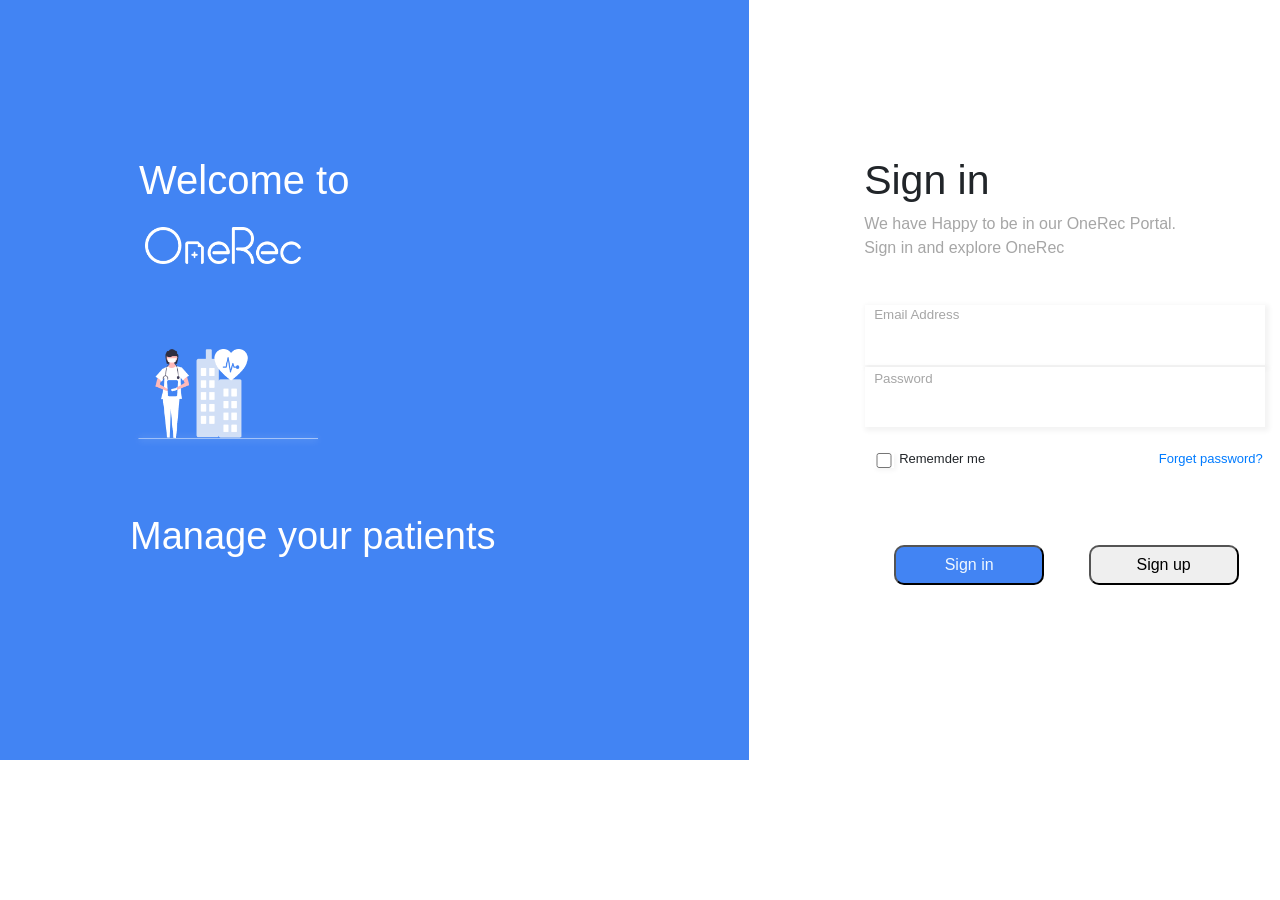
<file: index.html>
<!DOCTYPE html>
<html>
    <head>
                <link rel="stylesheet" href="https://cdn.jsdelivr.net/npm/bootstrap@4.4.1/dist/css/bootstrap.min.css" integrity="sha384-Vkoo8x4CGsO3+Hhxv8T/Q5PaXtkKtu6ug5TOeNV6gBiFeWPGFN9MuhOf23Q9Ifjh" crossorigin="anonymous">
        <link rel="stylesheet" href="index.css">
        <title>Sign in</title>
    </head>
    <body class="whole">
        <div class="row">
            <div class="col-7 a">   
                <h1 class="first">Welcome to</h1>
                <img class="one" src="./images/Group 3597.png"><br>
                <img class="two" src="./images/Group 3599.png" ><br>
                <label class="three">Manage your patients</label>
            </div>
            <div class="col-5 b">
                <div class="hhh"><lable class="third">Sign in</lable><br>
                <lable class="fourth">We have Happy to be in our OneRec Portal.<br>Sign in and explore OneRec</lable><br>
                <label class="fifth">Email Address</label><br>
                <lable class="sixth">Password</lable>
                <div class="container">
                    <input type="email" class="em" id="emaili">
                   <input type="password" class="em" id="passi">
                </div>
                <lable class="me">Rememder me <a href="">Forget password?</a></lable>
                <div class="check">
                     <input type="checkbox" class="seventh">
                </div>
                <div class="but">
                    <button onclick=next() class="b1">Sign in</button>           
                   <a href="signup.html"><button class="b2">Sign up</button></a> 
                </div></div>
              
                 
            </div>
        </div>
    </body>
</html>
</file>
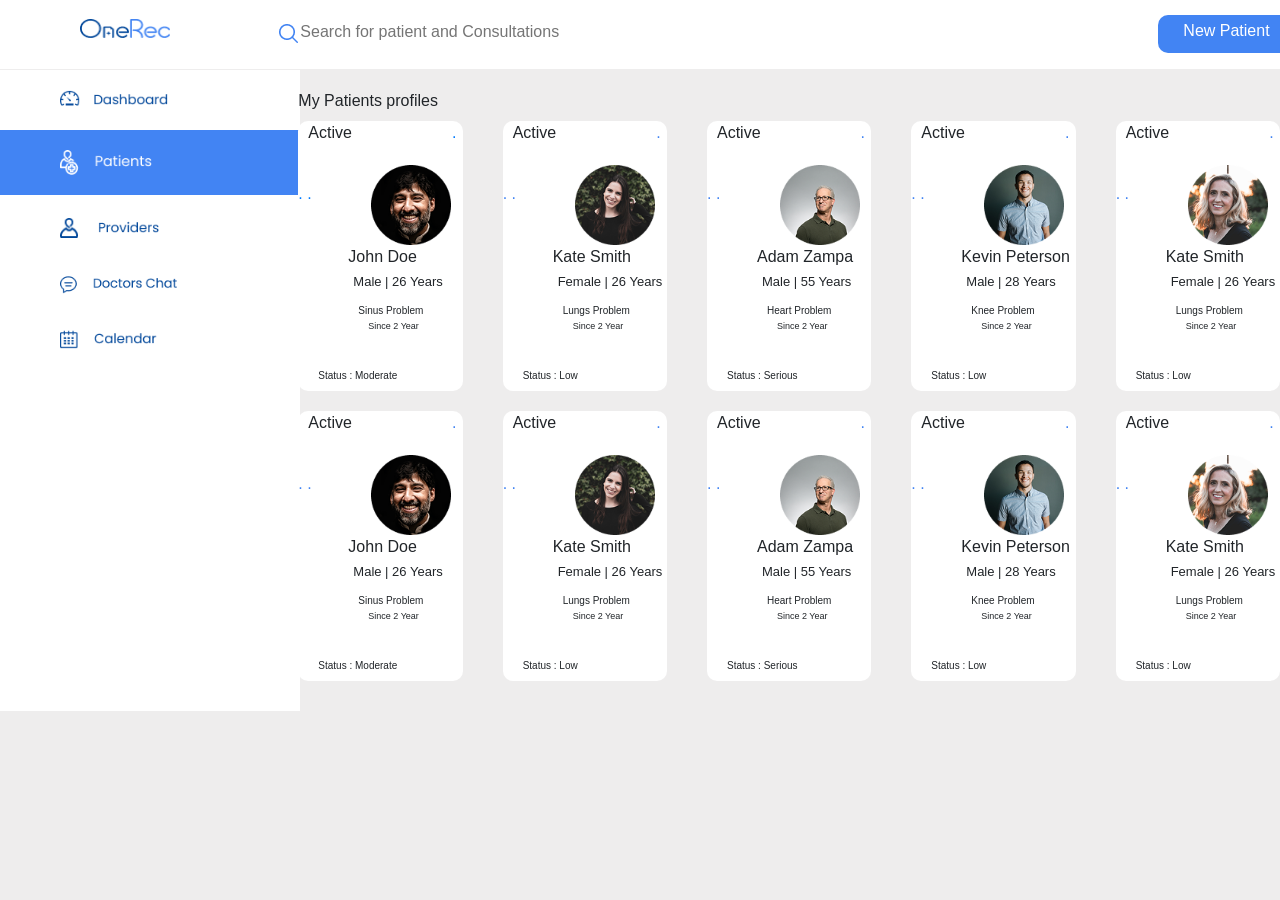
<file: dashboard.html>
<!DOCTYPE html>
<html lang="en">
<head>
    <meta charset="UTF-8">
    <meta name="viewport" content="width=device-width, initial-scale=1.0">  
     <link rel="stylesheet" href="https://cdn.jsdelivr.net/npm/bootstrap@4.4.1/dist/css/bootstrap.min.css" integrity="sha384-Vkoo8x4CGsO3+Hhxv8T/Q5PaXtkKtu6ug5TOeNV6gBiFeWPGFN9MuhOf23Q9Ifjh" crossorigin="anonymous">
    <title>Document</title>
    
</head>
<style>
    .whole{
        background-color:rgb(238, 237, 237);
    }
    .first{
        background-color: white;
        width: 300px;
        height: 69px;
    }
    .imgone{
        margin-top: 19px;
        margin-left: 80px;
        height: 19px;
        width:90px;
    }
    .sec{
        background-color: white;
        margin-top: 1px;
        width:300px;
        height: 641px;
    }
    .imgtwo{
        margin-left: 60px;
        margin-top: 20px;
        height: 20px;
    }
    .imgthree{
        margin-top: 20px;
        margin-left: 60px;
         height: 25px;
       
    }
    .three{
        background-color: rgba(66, 132, 243, 1);
        margin-top: 20px;
         padding-bottom: 20px;
    }
   .fourth{
     margin-left: 60px;
      margin-top: 20px;
   }
   .four{
    margin-left: 20px;
   }
   .fourth img{
     height: 20px;
   }
   .five{
     margin-left: 60px;
      margin-top: 35px;
       height: 20px;
   }
   .six{
     margin-left: 60px;
      margin-top: 35px;
       height: 20px;
   }
   .b input{
    border: none;
   }
   .rone{
    background-color: white;
    height:69px;
    margin-left: 40px;
    width: 1240px;
    display: flex;
   }
   .search{
    margin-top: 24px;
    height: 19px;
    margin-left: 21px;
   }
   .rone input{
    width: 700px;
    border: none;
    margin-bottom: 5px;
   }
   .pay{
    color: white;
    margin-top: 4px;
    margin-left: 25px;
   }
   .new{
    background-color:  rgba(66, 132, 243, 1);
    width: 139px;
    height: 38px;
    margin-top: 15px;
    border-radius: 10px;
    margin-left: 160px;
   }
   .pro{
    height: 40px;
    width: 40px;
    margin-left: 20px;
    margin-top: 13px;
   }
   .nam{
    font-weight: bold;
    letter-spacing: 2%;
    margin-top: 16px;
   }
   .arro{
      font-weight: bold;
    letter-spacing: 2%;
    transform: rotate(180deg);
    margin-bottom: 30px;
    margin-left: 10px;
   }
   .my{
    margin-left: 80px;
    font-weight: 500;
    margin-top: 20px;
   }
   .pone{
    background-color: white;
    width: 200px;
    height: 270px;
    border-radius: 10px;
   }
   .rtwo{
    margin-left: 80px;
    display: flex;
    gap: 40px;
   }
    .rtwo1{
    margin-left: 80px;
    display: flex;
    gap: 40px;
    margin-top: 20px;
   }
   .lone{
    font-weight: 500;
    margin-left: 10px;
   }
   .lri{
    font-weight: 500;
    color: rgba(66, 132, 243, 1);
    margin-left: 100px;
   }
   .pat{
    width: 80px;
    height:80px;
    margin-left: 55px;
    margin-top: 20px;
   }
   .name{
    font-weight: 500;
    margin-left: 50px;
   }
   .gen{
    font-weight: 200;
    font-size: small;
    margin-left: 55px;
    margin-bottom: 1px;
   }
   .prob{
    font-weight: 500;
    font-size: 10px;
    margin-left: 60px;
    height: 5px;
    margin-top: 10px;
   }
.ye{
    font-weight: 300;
    margin-left: 10px;
    font-size: 9px;
    margin-bottom: 1px;
    height: 10px;
}
.stat{
    font-weight: 500;
    font-size: 10px;
    margin-left: 20px;
    padding-top: 20px;
}
</style>
<body class="whole">
    <div class="row">
        <div class="col-2 a">
            <div class="first">
                 <img  class="imgone" src="./images/test.png"> <br>
            </div>
            <div class="sec">
             <a href="" ><img class="imgtwo" src="./images/Group 6.png" ></a><br>
             <div class="three"> <a href="" ><img class="imgthree" src="./images/Group 5.png" ></a><br></div>
            <div class="fourth"><a href="" ><img src="./images/Group 3597 (1).png"><img src="./images/Group 7.png" class="four"></a></div> 
            <div><a href="" ><img src="./images/Group 4.png"  class="five"></a></div>
             <a href="" > <img src="./images/Group 3.png" class="six"></a>
            </div> 
        </div>
        <div class="col-10 b">
            <div class="rone">
                     <img src="./images/magnifying-glass (2).png" class="search">
                     <input type="text" placeholder="Search for patient and Consultations">
                      <div class="new"><a href=""><p class="pay">New Patient</p></a></div>
                      <img src="./images/Ellipse 5.png" class="pro">
                      <p class="nam">Dr. Gail Saltz </p><p class="arro">^</p>
            </div>
            <label class="my">My Patients profiles</label>
            <div class="rtwo">
                <div class="pone">
                   <lable class="lone">Active</lable><span class="lri"><a href="./patient.html">. . .</a></span>
                   <img class="pat" src="./images/Ellipse 5.png" ><lable class="name">John Doe<br></lable>
                   <span class="gen">Male | 26 Years</span><br>
                   <p class="prob">Sinus Problem<br> <lable class="ye">Since 2 Year</lable></p><br>
                   <p class="stat">Status : Moderate</p>
                </div>
                 <div class="pone">
                   <lable class="lone">Active</lable><span class="lri">. . .</span>
                   <img class="pat" src="./images/Ellipse 6.png" ><lable class="name">Kate Smith<br></lable>
                   <span class="gen">Female | 26 Years</span><br>
                   <p class="prob">Lungs Problem<br> <lable class="ye">Since 2 Year</lable></p><br>
                   <p class="stat">Status : Low</p>
                   
                </div>
                 <div class="pone">
                   <lable class="lone">Active</lable><span class="lri">. . .</span>
                   <img class="pat" src="./images/Ellipse 7.png" ><lable class="name">Adam Zampa<br></lable>
                   <span class="gen">Male | 55 Years</span><br>
                   <p class="prob">Heart Problem<br> <lable class="ye">Since 2 Year</lable></p><br>
                   <p class="stat">Status : Serious</p> 
                </div>
                <div class="pone">
                   <lable class="lone">Active</lable><span class="lri">. . .</span>
                   <img class="pat" src="./images/Ellipse 8.png" ><lable class="name">Kevin Peterson<br></lable>
                   <span class="gen">Male | 28 Years</span><br>
                   <p class="prob">Knee Problem<br> <lable class="ye">Since 2 Year</lable></p><br>
                   <p class="stat">Status : Low</p> 
                </div>
                <div class="pone">
                   <lable class="lone">Active</lable><span class="lri">. . .</span>
                   <img class="pat" src="./images/Ellipse 9.png" ><lable class="name">Kate Smith<br></lable>
                   <span class="gen">Female | 26 Years</span><br>
                   <p class="prob">Lungs Problem<br> <lable class="ye">Since 2 Year</lable></p><br>
                   <p class="stat">Status : Low</p> 
                </div>
            </div>
             <div class="rtwo1">
                <div class="pone">
                   <lable class="lone">Active</lable><span class="lri">. . .</span>
                   <img class="pat" src="./images/Ellipse 5.png" ><lable class="name">John Doe<br></lable>
                   <span class="gen">Male | 26 Years</span><br>
                   <p class="prob">Sinus Problem<br> <lable class="ye">Since 2 Year</lable></p><br>
                   <p class="stat">Status : Moderate</p>
                   
                </div>
                 <div class="pone">
                   <lable class="lone">Active</lable><span class="lri">. . .</span>
                   <img class="pat" src="./images/Ellipse 6.png" ><lable class="name">Kate Smith<br></lable>
                   <span class="gen">Female | 26 Years</span><br>
                   <p class="prob">Lungs Problem<br> <lable class="ye">Since 2 Year</lable></p><br>
                   <p class="stat">Status : Low</p>
                   
                </div>
                 <div class="pone">
                   <lable class="lone">Active</lable><span class="lri">. . .</span>
                   <img class="pat" src="./images/Ellipse 7.png" ><lable class="name">Adam Zampa<br></lable>
                   <span class="gen">Male | 55 Years</span><br>
                   <p class="prob">Heart Problem<br> <lable class="ye">Since 2 Year</lable></p><br>
                   <p class="stat">Status : Serious</p> 
                </div>
                <div class="pone">
                   <lable class="lone">Active</lable><span class="lri">. . .</span>
                   <img class="pat" src="./images/Ellipse 8.png" ><lable class="name">Kevin Peterson<br></lable>
                   <span class="gen">Male | 28 Years</span><br>
                   <p class="prob">Knee Problem<br> <lable class="ye">Since 2 Year</lable></p><br>
                   <p class="stat">Status : Low</p> 
                </div>
                <div class="pone">
                   <lable class="lone">Active</lable><span class="lri">. . .</span>
                   <img class="pat" src="./images/Ellipse 9.png" ><lable class="name">Kate Smith<br></lable>
                   <span class="gen">Female | 26 Years</span><br>
                   <p class="prob">Lungs Problem<br> <lable class="ye">Since 2 Year</lable></p><br>
                   <p class="stat">Status : Low</p> 
                </div>
            </div>
          
        </div>
    </div>
</body>
</html>
</file>
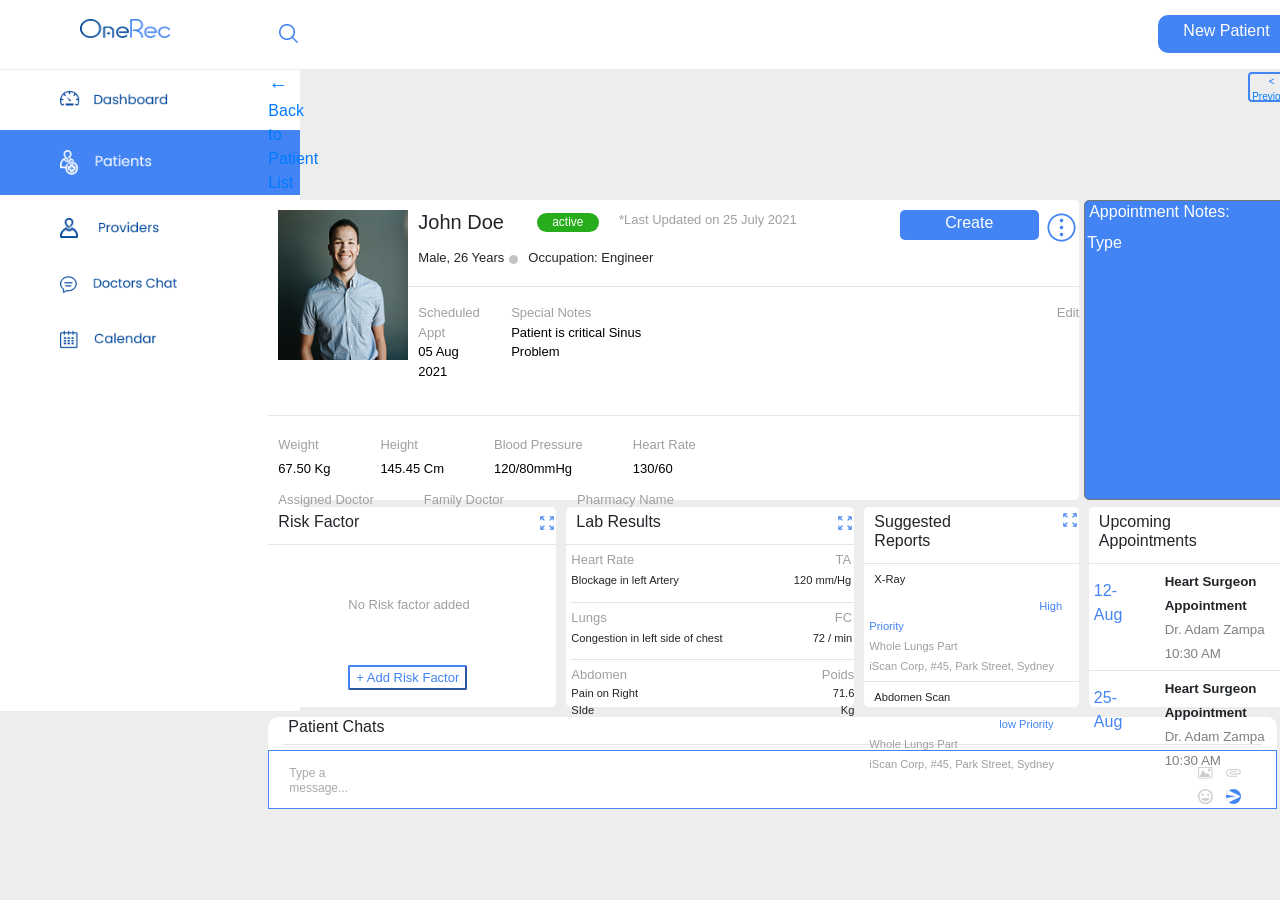
<file: patient.html>
<!DOCTYPE html>
<html lang="en">
<head>
    <meta charset="UTF-8">
    <meta name="viewport" content="width=device-width, initial-scale=1.0">
    <link rel="stylesheet" href="dashboard.css">
     <link rel="stylesheet" href="https://cdn.jsdelivr.net/npm/bootstrap@4.4.1/dist/css/bootstrap.min.css" integrity="sha384-Vkoo8x4CGsO3+Hhxv8T/Q5PaXtkKtu6ug5TOeNV6gBiFeWPGFN9MuhOf23Q9Ifjh" crossorigin="anonymous">
    <title>Document</title>
    
</head>


<style>
.whole{
        background-color:rgb(238, 237, 237);
    }
    .first{
        background-color: white;
        width: 300px;
        height: 69px;
    }
    .imgone{
        margin-top: 19px;
        margin-left: 80px;
        height: 19px;
        width:90px;
    }
    .sec{
        background-color: white;
        margin-top: 1px;
        width:300px;
        height: 641px;
    }
    .imgtwo{
        margin-left: 60px;
        margin-top: 20px;
        height: 20px;
    }
    .imgthree{
        margin-top: 20px;
        margin-left: 60px;
         height: 25px;
       
    }
    .three{
        background-color: rgba(66, 132, 243, 1);
        margin-top: 20px;
         padding-bottom: 20px;
    }
   .fourth{
     margin-left: 60px;
      margin-top: 20px;
   }
   .four{
    margin-left: 20px;
   }
   .fourth img{
     height: 20px;
   }
   .five{
     margin-left: 60px;
      margin-top: 35px;
       height: 20px;
   }
   .six{
     margin-left: 60px;
      margin-top: 35px;
       height: 20px;
   }
   .b input{
    border: none;
   }
 .rone{
    background-color: white;
    height:69px;
    margin-left: 40px;
    width: 1240px;
    display: flex;
   }
   .search{
    margin-top: 24px;
    height: 19px;
    margin-left: 21px;
   }
  .rone input{
    width: 700px;
    border: none;
    margin-bottom: 5px;
   }
   .rone input:focus{
    border: none;
   }
   .pay{
    color: white;
    margin-top: 4px;
    margin-left: 25px;
   }
   .new{
    background-color:  rgba(66, 132, 243, 1);
    width: 139px;
    height: 38px;
    margin-top: 15px;
    border-radius: 10px;
    margin-left: 160px;
   }
   .pro{
    height: 40px;
    width: 40px;
    margin-left: 20px;
    margin-top: 13px;
   }
   .nam{
    font-weight: bold;
    letter-spacing: 2%;
    margin-top: 16px;
   }
   .arro{
      font-weight: bold;
    letter-spacing: 2%;
    transform: rotate(180deg);
    margin-bottom: 30px;
    margin-left: 10px;
   }
   .larr{
    font-size: 20px;
    margin-top: 10px;
   }
   .ba{
    display: flex;
    margin-left: 50px;
   }
   .pre{
    font-size:10px;
    margin-right: 4px;
   }
   .prev1{
      border: 2px solid rgba(66, 132, 243, 1);
    border-radius: 4px;
  width: 60px;
  height: 30px;
  text-align: center;
  margin-top: 3px;
  color: rgba(66, 132, 243, 1);
  margin-left: 930px;
   }
   .prev2{
      border: 2px solid rgba(66, 132, 243, 1);
    border-radius: 4px;
  width: 60px;
  height: 30px;
  text-align: center;
  margin-top: 3px;
  color: rgba(66, 132, 243, 1);
  margin-left: 10px;
   }
   .ppro{
    background-color: white;
    height: 300px;
    margin-left: 50px;
    width:900px;
    border-radius: 5px;
    /* display: flex;  */
   }
   .firstpart{
    display: flex;
   }
   .john{
    width: 100px;
    height: 100px;
    margin-left: 10px;
    margin-top: 10px;
   }
   .active{
    background-color: rgba(39, 172, 27, 1);
    border-radius: 13px;
    width: 69px;
    text-align: center;
    height:19px;
    font-size: 12px;
    color: white;
    margin-top: 13px;
    margin-left: 10px;
   }
   .update{
    color: rgba(159, 159, 159, 1);
    font-size: 14px;
    margin-top: 10px;
    margin-left: 20px;
    font-size: small;
    width:200px
   }
   .appoint{
    background-color: rgba(66, 132, 243, 1);
    border:none;
    color: white;
    height: 30px;
    border-radius: 5px;
     margin-top: 10px;
    margin-left: 100px;
   }
   .dropdown{
    position: relative;
    color: rgba(0, 71, 154, 1);
   }
.dropdown img{
    border: none;
    background-color: white;
    margin-top: 10px;
    margin-left: 5px;
} 
.ppro h5{
    margin-top: 10px;
    margin-left: 10px;
}
.dropdown-content {
  display: none;
  position: absolute;
  z-index: 1;
  background-color: #f9f9f9;
  box-shadow: 0px 8px 16px 0px rgba(0,0,0,0.2);
   padding: 12px 16px; 
   width:270px; 
   
}
.dropdown:hover .dropdown-content {
  display: block;
  margin-right: 50px;
}
.dropdown-content img {margin-bottom: 10px;
    margin-right: 5px;
}
.firstline{
    display: flex;
    height: 50px;
     /* margin-left: 120px; */
}
.secline{
    display: flex;
    height: 20px;
    /* margin-left: 120px; */
}
.dot{
   height: 9px;
   width:9px;
   margin-top: 5px;
   margin-left: 5px;
}
.hi{
    font-size: small;
    margin-bottom: 3px;
    margin-left: 10px;
}
.occup{
    font-size: small;
    margin-top: px;
    margin-left: 10px;
}
.third{
    color: rgba(159, 159, 159, 1);
    font-size: small;
    margin-bottom: 10px;
    margin-left: 10px;
    display: flex;
}
.month{
   color: black;
   font-size: small;
}
.mdate{
    font-size: small;
    margin-bottom: 40px;
}
.problem{
    margin-left: 20px;
}
.edit{
    /* color: rgba(66, 132, 243, 1); */
    margin-left: 400px;
}
.image img{
    height:150px;
    width: 130px;
}
.image{
    margin-top: 10px;
    margin-left: 10px;
    height: 130px;
}
.firstline h5{
    width: 120px;
}
.appt{
     color: rgba(159, 159, 159, 1);
    font-size: small;
}
.weight{
   
   margin-left: 10px;
}
.wei{
    margin-left: 50px;
}
.heart{
    display: flex;
}
.ba a{
    width: 200px;
}
.pproone{
    display: flex;
    margin-top: 5px;
}
.typeone{
    background-color: rgba(66, 132, 243, 1);
    color: white;
    margin-left: 5px;
    height: 300px;
    width: 320px;
    border-radius: 5px;
     resize: none;
     padding-top:30px;
     position: relative;
     z-index: 0;
}
.typeone ::placeholder{
    color: white;
    opacity: 1;
}
::-webkit-input-placeholder {
  color: white;
}
textarea:focus {
  outline: none;
}
.notes{
    position: absolute;
    z-index: 1;
    margin-left: 10px;
    color: white;
}
.thirdpart{
    display: flex;
}
.risk{
    background-color: white;
    height: 200px;
    width: 300px;
    margin-left: 50px;
    border-radius: 5px;
}
.risk hr{
    padding: 0px 0px 0px 0px;
    margin-bottom: 5px;
    margin-top: 5px;
}
.lab hr{
    padding: 0px 0px 0px 0px;
    margin-bottom: 5px;
    margin-top: 5px;
}
.riskone{
    display: flex;
}
.factor{
    width:100px;
    margin-left: 10px;
    margin-top: 5px;
}
.zoom{
    height: 18px;
    width:18px;
    margin-top: 6px;
    margin-left: 160px;
}
.norisk{
    font-size: small;
    color: rgba(159, 159, 159, 1);
    margin-left: 80px;
    margin-top: 50px;
}
.addrisk button{
    font-size: small;
    color: rgba(66, 132, 243, 1);
    border-color: rgba(66, 132, 243, 1);
    background-color: white;
    margin-top: 50px;
    margin-left: 80px;
    border-radius: 2px;
}
.lab{
     background-color: white;
    height: 200px;
    width: 300px;
    border-radius: 5px;
    margin-left: 10px;
}
.labresult{
    display: flex;
}
.rates{
    font-size: smaller;
    margin-left: 5px;
}
.heartrate{
    display: flex;
}
.numb{
    text-align: right;
    margin-left: 90px;
}
.numb1{
    text-align: right;
    margin-left: 115px;
}
.numb2{
    text-align: right;
    margin-left: 155px;
}
.casuses{
    font-size: smaller;
}
.suggested{
     background-color: white;
    height: 200px;
    width: 285px;
    border-radius: 5px;
    margin-left: 10px;
}
.suggested hr{
     padding: 0px 0px 0px 0px;
    margin-bottom: 5px;
    margin-top: 5px;
}
.reports{
    display: flex;
}
.zoom1{
    margin-left: 150px;
}
.zoom3{
    margin-left: 110px;
}
.zoom4{
    margin-left:90px;
}
.repo {
    margin-left: 10px;
    margin-top: 5px;
}
.ray{
    font-size: smaller;
    margin-left: 5px;
}
.parts
{
    font-size: smaller;
    color: rgba(159, 159, 159, 1);
}
.priority{
    font-size: smaller;
    margin-left: 170px;
    color: rgba(66, 132, 243, 1);
}   
.priority1{
    font-size: smaller;
    margin-left: 130px;
    color: rgba(66, 132, 243, 1);
}
.upcoming{
     background-color: white;
    height: 200px;
    width: 310px;
    border-radius: 5px;
    margin-left: 10px;
}
.upcoming hr{
     padding: 0px 0px 0px 0px;
    margin-bottom: 5px;
    margin-top: 5px;
}
.da{
    color: rgba(66, 132, 243, 1);
    margin-left: 5px;
    margin-top: 10px    ;
}
.heartsur{
    font-size: smaller;  
}
.dates{
    display: flex; 
}
.doc{
    font-size: smaller;
    color: rgba(128, 128, 128, 1);
}
.surgen{
    margin-left: 30px;
}
</style>
<body class="whole">
                             
    <div class="row">
        <div class="col-2 a">
            <div class="first">
                 <img  class="imgone" src="./images/test.png"> <br>
            </div>
            <div class="sec">
             <a href="" ><img class="imgtwo" src="./images/Group 6.png" ></a><br>
             <div class="three"><a href="" ><img class="imgthree" src="./images/Group 5.png" ></a><br></div>
            <div class="fourth"><a href="" ><img src="./images/Group 3597 (1).png"><img src="./images/Group 7.png" class="four"></a></div> 
            <div><a href="" ><img src="./images/Group 4.png"  class="five"></a></div>
             <a href="" > <img src="./images/Group 3.png" class="six"></a>
            </div> 
            </div>
        <div class="col-10 b">
            <div class="rone">
                     <img src="./images/magnifying-glass (2).png" class="search">
                     <input type="text" placeholder="Search for patient and Consultations">
                      <div class="new"><a href=""><p class="pay">New Patient</p></a></div>
                      <img src="./images/Ellipse 5.png" class="pro">
                      <p class="nam">Dr. Gail Saltz </p><p class="arro">^</p>
            </div>
            <div class="ba">
            <a href="./dashboard.html"><lable class="larr">&#8592 </lable><lable class="back">Back to Patient List</lable></a>
             <div class=prev1><a class="pre" href="./dashboard.html"><label>< Previous</lable></a>
            </div>
                 <div class=prev2><a class="pre" href=""><label>Next ></lable></a>
                </div>
            </div>
            <div class="pproone">
            <div class="ppro">
                <div class="firstpart">
                   <div class="image">
                      <img src="./images/Rectangle 14.png" alt="">
                   </div>
                   <div class="rightside">
                      <div class="firstline">
                         <h5>John Doe</h5>
                         <p class="active">active</p>
                         <p class="update">*Last Updated on 25 July 2021</p>
                         <button class="appoint">Create Appointment</button>
                         <div class="drop">
                            <lable class="dropdown"><img src="./images/fluent_more-circle-20-regular.png">
                            <div class="dropdown-content"><a><img src="./images/Vector.png"><lable class="lab">View Lab Results</lable></a><br>
                               <a><img src="./images/Vector.png">View Lab vitals</a><br><a><img src="./images/Vector.png">View Lab Medications</a>
                            </div>
                                      
                            <!-- </lable> -->
                         </div>
                      </div>
                      <div class="secline">
                        <h6 class="hi">Male, 26 Years</h6>
                        <img  class="dot" src="./images/Ellipse 2.png">
                        <h6 class="occup">Occupation: Engineer</h6>
                      </div>
                      <hr>
                        <div class="third">
                    <div class="sched">
                        <lable class="appt">Scheduled Appt</lable><br>
                    <label class="month">05 Aug 2021</lable>
                    </div>
                    <div class="problem">
                        <lable class="appt">Special Notes</lable><br>
                    <label class="month">Patient is critical Sinus Problem  </lable>
                    </div>
                    <a class="edit">Edit</a>
                </div>
                 </div>
                 </div>
                <hr>
                <div class="weight">
                   <div class="heart">
                        <div class="weig">
                        <lable class="appt">Weight</lable><br>
                        <label class="month">67.50 Kg</lable>
                    </div>
                    <div class="wei">
                        <lable class="appt">Height</lable><br>
                        <label class="month">145.45 Cm</lable>
                    </div>
                    <div class="wei">
                        <lable class="appt">Blood Pressure</lable><br>
                        <label class="month">120/80mmHg</lable>
                    </div>
                    <div class="wei">
                        <lable class="appt">Heart Rate</lable><br>
                        <label class="month">130/60</lable>
                    </div>
                   </div>
                    <div class="heart">
                        <div class="weig">
                        <lable class="appt">Assigned Doctor</lable><br>
                        <label class="month">Dr. Gail Saltz</lable>
                    </div>
                    <div class="wei">
                        <lable class="appt">Family Doctor</lable><br>
                        <label class="month">Dr. Chantal Godin</lable>
                    </div>
                    <div class="wei">
                        <lable class="appt">Pharmacy Name</lable><br>
                        <label class="month">Brunet Affiliated</lable>
                    </div>
                   </div>
                </div>
                
            </div>
            <div class="typing">
                <lable class="notes">Appointment Notes:</lable>
               <textarea type="text" placeholder="Type" class="typeone"></textarea>
            </div>
            </div>
            <div class="thirdpart">
                <div class="risk">
                    <div class="riskone">
                    <h6 class="factor">Risk Factor</h6>
                     <a href=""><img class="zoom" src="./images/fluent_arrow-expand-24-regular.png"></a>
                    </div>
                    <hr>
                    <div class="norisk">
                        <lable>No Risk factor added</lable>
                    </div>
                    <div class="addrisk">
                        <button>+ Add Risk Factor</button>
                    </div>
                </div>
                <div class="lab">
                 <div class="labresult">
                    <h6 class="factor">Lab Results</h6>
                     <a href=""><img class="zoom" src="./images/fluent_arrow-expand-24-regular.png"></a>
                    </div>
                    <hr>
                     <div class="rates">
                      <div class="heartrate">
                        <div>
                        <lable class="appt">Heart Rate</lable><br>
                        <label class="casuses">Blockage in left Artery</lable>
                        </div>
                        <div class="numb1">
                        <lable class="appt">TA</lable><br>
                        <label class="casuses">120 mm/Hg</lable>
                        </div>
                     </div>
                     <hr>
                    <div class="heartrate">
                        <div>
                        <lable class="appt">Lungs</lable><br>
                        <label class="casuses">Congestion in left side of chest</lable>
                        </div>
                        <div class="numb">
                        <lable class="appt">FC</lable><br>
                        <label class="casuses">72 / min</lable>
                        </div>
                     </div>
                     <hr>
                     <div class="heartrate">
                        <div>
                        <lable class="appt">Abdomen</lable><br>
                        <label class="casuses">Pain on Right SIde</lable>
                        </div>
                        <div class="numb2">
                        <lable class="appt">Poids</lable><br>
                        <label class="casuses">71.6 Kg</lable>
                        </div>
                     </div>
                 </div>
                 </div>
                 <div class="suggested">
                    <div class="reports">
                         <h6 class="repo">Suggested Reports</h6>
                         <a href=""><img class="zoom3" src="./images/fluent_arrow-expand-24-regular.png"></a>
                    </div>
                    <hr>
                    <div class="ray">
                         <label class="ray">X-Ray</label><lable class="priority">High Priority</lable><br>
                         <lable class="parts">Whole Lungs Part <br>iScan Corp, #45, Park Street, Sydney</lable>
                    </div>
                    <hr>
                    <div class="ray">
                         <label class="ray">Abdomen Scan</label><lable class="priority1">low Priority</lable><br>
                         <lable class="parts">Whole Lungs Part <br>iScan Corp, #45, Park Street, Sydney</lable>
                    </div>
                    </div>
                <div class="upcoming">
                     <div class="reports">
                         <h6 class="repo">Upcoming Appointments</h6>
                         <a href=""><img class="zoom4" src="./images/fluent_arrow-expand-24-regular.png"></a>
                    </div>
                    <hr>
                    <div class="dates">
                        <lable class="da">12-Aug</lable>
                        <div class="surgen">
                           <b> <lable class="heartsur">Heart Surgeon Appointment</lable></b>
                           <br>
                           <lable class="doc">Dr. Adam Zampa <br> 10:30 AM</lable>
                        </div>
                    </div>
                    <hr>
                    <div class="dates">
                        <lable class="da">25-Aug</lable>
                        <div class="surgen">
                           <b> <lable class="heartsur">Heart Surgeon Appointment</lable></b>
                           <br>
                           <lable class="doc">Dr. Adam Zampa <br> 10:30 AM</lable>
                        </div>
                    </div>
                </div>
            </div>
             <div class="chat-box">
                   <div class="chat-box-line1">
                      <h6 class="chat-box-top">Patient Chats</h6>
                   </div>
             <hr style="width: 97%;">
                  
             <div class="text-space">
                  <div>
                     <h6 class="msg">Type a message...</h6>      
                  </div>
                 <div class="chat-icons">
                      <img src="./images/picture.png" class="pic">
                      <img src="./images/attachment-clip.png" class="pic">
                      <img src="./images/emoticon-with-happy-face.png" class="pic">
                      <img src="./images/send.png" class="send-button">
                 </div>
              
              
             </div>
                </div>
                
            </div>
            
        </div>    
    </div>
</body>
</file>
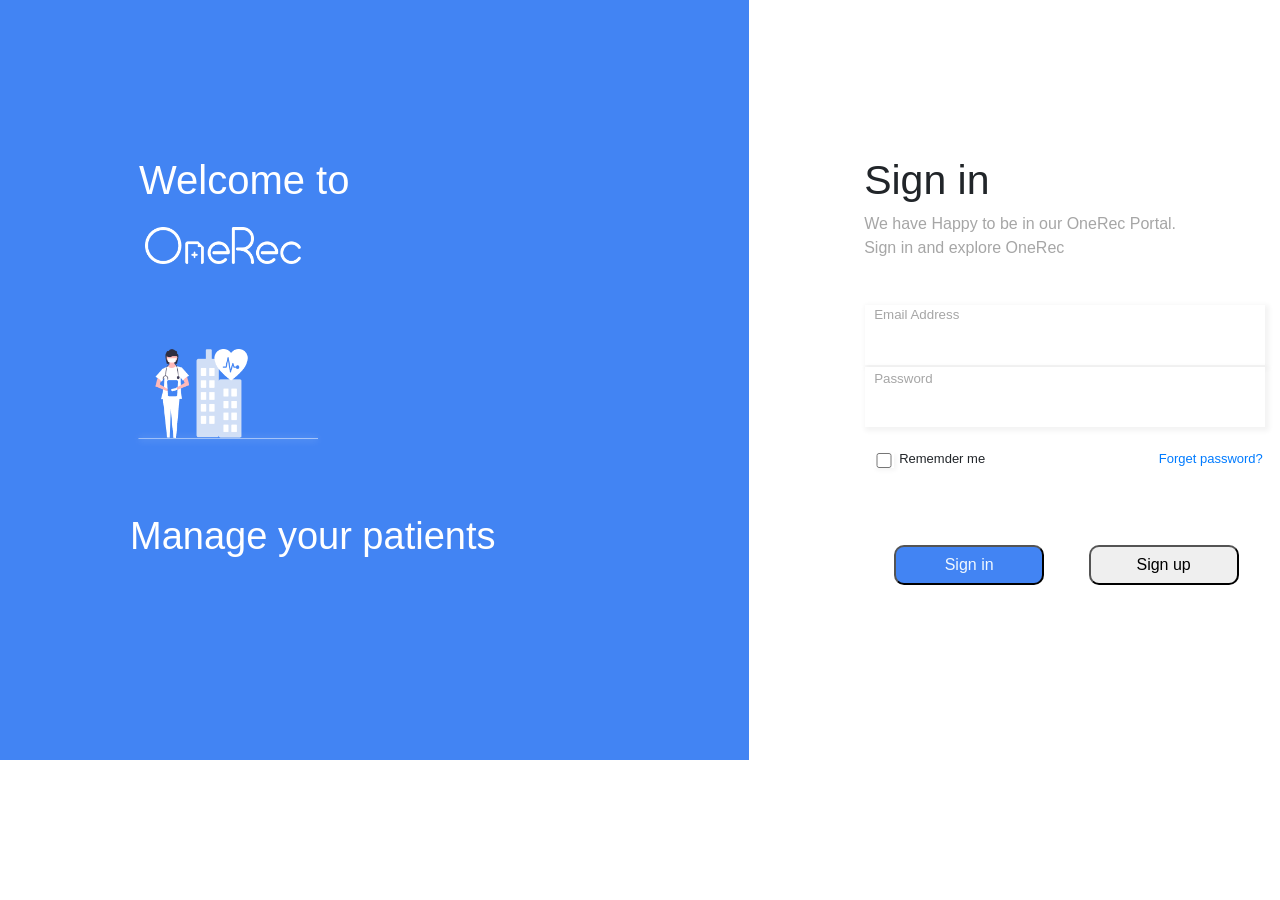
<file: sam.html>
<!DOCTYPE html>
<html>
    <head>
                <link rel="stylesheet" href="https://cdn.jsdelivr.net/npm/bootstrap@4.4.1/dist/css/bootstrap.min.css" integrity="sha384-Vkoo8x4CGsO3+Hhxv8T/Q5PaXtkKtu6ug5TOeNV6gBiFeWPGFN9MuhOf23Q9Ifjh" crossorigin="anonymous">
        <link rel="stylesheet" href="sam.css">
        <title>Sign in</title>
    </head>
    <body class="whole">
        <div class="row">
            <div class="col-7 a">
                <h1 class="first">Welcome to</h1>
                <img class="one" src="./images/Group 3597.png"><br>
                <img class="two" src="./images/Group 3599.png" ><br>
                <label class="three">Manage your patients</label>
            </div>
            <div class="col-5 b">
                <div class="hhh"><lable class="third">Sign in</lable><br>
                <lable class="fourth">We have Happy to be in our OneRec Portal.<br>Sign in and explore OneRec</lable><br>
                <label class="fifth">Email Address</label><br>
                <lable class="sixth">Password</lable>
                <div class="container">
                    <input type="email" class="em" id="emaili">
                   <input type="password" class="em" id="passi">
                </div>
                <lable class="me">Rememder me <a href="">Forget password?</a></lable>
                <div class="check">
                     <input type="checkbox" class="seventh">
                </div>
                <div class="but">
                    <button onclick=next() class="b1">Sign in</button>           
                   <a href="signup.html"><button class="b2">Sign up</button></a> 
                </div></div>
              
                 
            </div>
        </div>
        <script>
            function next(){
                let email=document.getElementById("emaili").value 
                let pass=document.getElementById("passi").value
                let uemail=localStorage.getItem("emailid")
                let upass=localStorage.getItem("pass")
                if(email=="" || pass==""){
                    alert("please fill all the the details")
                }
                else{
                    if(email==uemail &&  pass ==upass)
                {
                    alert("login Successfull")
                    window.location.href="dashboard.html"
                }
                else{
                    alert("please fill the correct details")
                }
                }

            }
        </script>
    </body>
</html>
</file>
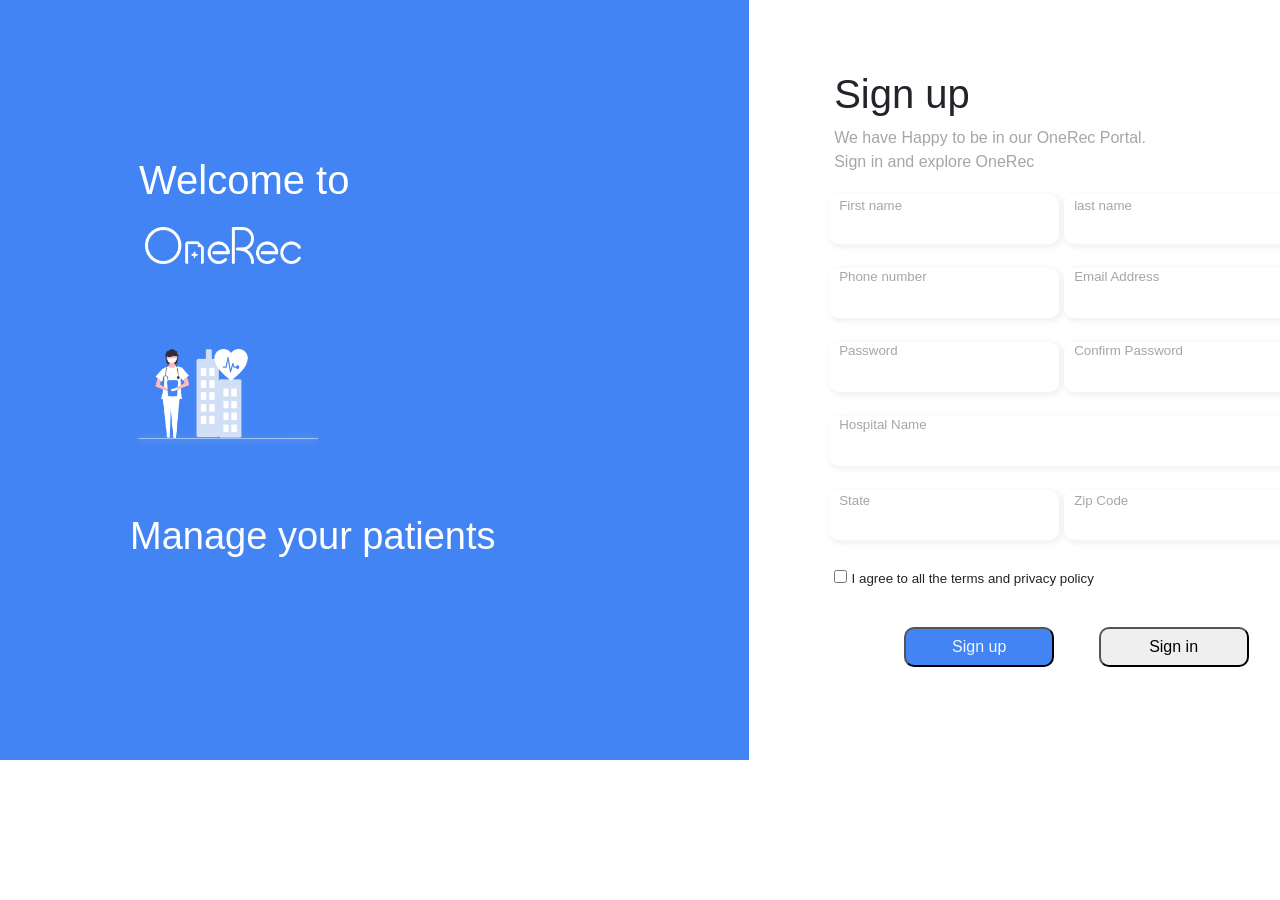
<file: signup.html>
<!DOCTYPE html>
<html>
    <head>
                <link rel="stylesheet" href="https://cdn.jsdelivr.net/npm/bootstrap@4.4.1/dist/css/bootstrap.min.css" integrity="sha384-Vkoo8x4CGsO3+Hhxv8T/Q5PaXtkKtu6ug5TOeNV6gBiFeWPGFN9MuhOf23Q9Ifjh" crossorigin="anonymous">
        <link rel="stylesheet" href="signup.css">
        <title>Sign in</title>
    </head>
    <body class="whole">
        <div class="row">
            <div class="col-7 a">
                <h1 class="first">Welcome to</h1>
                <img class="one" src="./images/Group 3597.png"><br>
                <img class="two" src="./images/Group 3599.png" ><br>
                <label class="three">Manage your patients</label>
            </div>
            <div class="col-5 b">
               <div class="c">
                 <h1 class="signup">Sign up</h1>
                 <lable class="fourth">We have Happy to be in our OneRec Portal.<br>Sign in and explore OneRec</lable><br>
                 <div class="l">
                    <label class="l1">First name</label>  
                 <label class="l2">last name</label>
                  <label class="l3">Phone number</label>
                  <Lable class="l4">Email Address</Lable>
                  <lable class="l5">Password</lable>
                  <label class="l6">Confirm Password</label>
                  <lable class="l7">Hospital Name</lable>
                  <label class="l8">State</label>
                  <label class="l9">Zip Code</label>
                  
                 </div>
                         
               </div> 
                <div class="container">
                    <input type="text" id="fname" class="fname">
                    <input type="text" id="lname"><br><br>
                    <input type="number" id="mobileno">
                    <input type="email" id="emaili"><br><br>
                    <input type="password" id="passi">
                    <input type="password" id="passi"><br><br>             
                    <div class="five">
                        <input type="text" id="hname">
                    </div><br>
                    <input type="text" id="sname">
                    <input type="text" id="zcode">

                </div>
                <input type="checkbox" class="c1">
                <label class="ll">I agree to all the terms and privacy policy</label>
                 <div class="but">
                    <button onclick=val() class="b1">Sign up</button>
                   <a href="sam.html"><button class="b2">Sign in</button> </a> 
                </div>
            </div>
        </div>
    <script>
      
      function val()
      {
        let email=document.getElementById("emaili").value 
      let password=document.getElementById("passi").value
      let fnam=document.getElementById("fname").value 
      let lnam=document.getElementById("lname").value 
      let num=document.getElementById("mobileno").value 
      let hnam=document.getElementById("hname").value
      let snam=document.getElementById("sname").value 
      let zcod=document.getElementById("zcode").value 
        if(fnam==""|| lnam==""||num==""||email==""||password==""||hnam==""||snam==""||zcod==""){
            alert("please fill all the details")
        }
        else{
            alert("Validation Successfull")
            window.location.href="sam.html"
            localStorage.setItem("emailid",email)
       localStorage.setItem("pass",pass)
        }
      }
    </script>
    </body>
</html>
</file>
<file: index.css>
.a{
    background-color: rgba(66, 132, 243, 1);
    height: 760px;
}
.first{
    color: rgba(255, 255, 255, 1);
    margin-top: 156px;
    margin-left: 139px;
    font-family: sans-serif;
    width: 372px;
    
}
.one{
    
    height: 67px;
    margin-left: 130px;
    padding: 15px;
    bottom: 50px;
}
.two{
    margin-left: 100px;
    height: 159px;
    padding: 30px;
    margin-top: 40px;
}
.three{
    color: rgba(255, 255, 255, 1);
    margin-left: 130px;
    height: 57px;
    font-size: 38px;
    margin-top: 30px;

}
.hhh{
    margin-left: 100px;
}
.b{
    margin-top: 150px;
  
}
.third{
    font-size: 41px;
     
}
.fourth{
    color: rgba(166, 166, 166, 1);
    
}
.container{
    position: relative;
    margin-top: 20px;
    display: grid;
    row-gap: 2px;
    width: 402px;
    margin-right: 360px;
    /* background-color: rgba(0, 0, 0, 0.05); */
    padding: 1px;
    /* height: 150px; */
    

    
}
.container input {
 
 
 height: 60px;
 padding-top: 20px;
 padding-left: 10px;
 width: 400px;
 box-shadow: 2px 2px 5px 2px rgba(0, 0, 0, 0.05) ;
    border: none;
    
 
}
.fifth{
    color: rgba(166, 166, 166, 1);
    position: absolute;
    margin-top: 45px;
    z-index: 1;
    font-size: smaller;
    margin-left: 10px;
}
.whole{
    width: auto;
}
.sixth{
     color: rgba(166, 166, 166, 1);
    position: absolute;
    margin-top: 85px;
    z-index: 1;
    font-size: smaller;
    margin-left: 10px;
}
.eight{
    font-size: smaller;
}
.seventh {
    margin-top: 25px;
    margin-left: 10px;
    
}
.check input{
    height: 15px;
    width: 20px;
    box-shadow: 2px 2px 5px rgba(0, 0, 0, 0.05) ;
    border: 1px solid #ccc;
    padding: 10px;
}
.me{
     position: absolute;
    margin-left: 35px;
    z-index: 1;
    font-size: 13px;
    margin-top: 21px;
}
.check{
position: relative;

}
.me a{
    margin-left: 170px;
}
.but button{
    height: 40px;
    width: 150px;
    border-radius: 10px;
}
.but{
    margin-top: 70px;
}
.b2{
    margin-left: 40px;
}
.b1{
    margin-left: 30px;
    background-color: rgba(66, 132, 243, 1);
    color: aliceblue;
}
</file>
<file: dashboard.css>
.chat-box{
    background-color: white;
    width: 95%;
    height: 80px;
    margin-bottom: 1px;
    
    border-top-left-radius: 10px;
    border-top-right-radius: 10px;
    margin-left: 50px;
    border-color: none;
}
.chat-box hr{
      padding: 0px 0px 0px 0px;
    margin-bottom: 5px;
    margin-top: 5px;
}

.chat-box-top{
    margin-top: 10px;
    margin-left: 20px;
    font-family: sans-serif;
}

.chat-1{
    margin-left: 20px;
}
.name-1{
    margin-left: 10px;
    font-family: sans-serif;
    font-size: 12px;
}
.time-1{
        margin-left: 10px;
    font-size: 10px;
    font-family: sans-serif;
    color: darkgrey;
}
.chat-content{
        background-color: whitesmoke;
    width: 65%;
    height: 8vh;
    border: 1px solid whitesmoke;
    margin-top: 2px;
    margin-left: 51px;
    font-size: 12px;
    font-family: sans-serif;
    padding-top: 15px;
    padding-left: 9px;
}
.chat-content-2{
        background-color: whitesmoke;
    width: 65%;
    height: 10px;
    border: 1px solid whitesmoke;
    margin-left: 51px;
    font-size: 12px;
    font-family: sans-serif;
    padding-top: 15px;
    padding-left: 9px;
}
.text-space{
        border: 1px solid #4284F3;
    background-color: white;
    display: flex;
    gap: 70%;
    align-items: baseline;
}
.msg{
        font-size: 12px;
    font-family: sans-serif;
    margin-left: 20px;
    margin-top: 15px;
    color: darkgray;
}
.send-button{
    width: 15px;
    height: 15px;
    background: #4284F3;
    border-radius: 10px;
}
.pic{
        width: 15px;
    margin-right: 8px;
}
.chat-icons{
    margin-left: 130px;
}
</file>
<file: sam.css>
.a{
    background-color: rgba(66, 132, 243, 1);
    height: 760px;
}
.first{
    color: rgba(255, 255, 255, 1);
    margin-top: 156px;
    margin-left: 139px;
    font-family: sans-serif;
    width: 372px;
    
}
.one{
    
    height: 67px;
    margin-left: 130px;
    padding: 15px;
    bottom: 50px;
}
.two{
    margin-left: 100px;
    height: 159px;
    padding: 30px;
    margin-top: 40px;
}
.three{
    color: rgba(255, 255, 255, 1);
    margin-left: 130px;
    height: 57px;
    font-size: 38px;
    margin-top: 30px;

}
.hhh{
    margin-left: 100px;
}
.b{
    margin-top: 150px;
  
}
.third{
    font-size: 41px;
     
}
.fourth{
    color: rgba(166, 166, 166, 1);
    
}
.container{
    position: relative;
    margin-top: 20px;
    display: grid;
    row-gap: 2px;
    width: 402px;
    margin-right: 360px;
    /* background-color: rgba(0, 0, 0, 0.05); */
    padding: 1px;
    /* height: 150px; */
    

    
}
.container input {
 
 
 height: 60px;
 padding-top: 20px;
 padding-left: 10px;
 width: 400px;
 box-shadow: 2px 2px 5px 2px rgba(0, 0, 0, 0.05) ;
    border: none;
    
 
}
.fifth{
    color: rgba(166, 166, 166, 1);
    position: absolute;
    margin-top: 45px;
    z-index: 1;
    font-size: smaller;
    margin-left: 10px;
}
.whole{
    width: auto;
}
.sixth{
     color: rgba(166, 166, 166, 1);
    position: absolute;
    margin-top: 85px;
    z-index: 1;
    font-size: smaller;
    margin-left: 10px;
}
.eight{
    font-size: smaller;
}
.seventh {
    margin-top: 25px;
    margin-left: 10px;
    
}
.check input{
    height: 15px;
    width: 20px;
    box-shadow: 2px 2px 5px rgba(0, 0, 0, 0.05) ;
    border: 1px solid #ccc;
    padding: 10px;
}
.me{
     position: absolute;
    margin-left: 35px;
    z-index: 1;
    font-size: 13px;
    margin-top: 21px;
}
.check{
position: relative;

}
.me a{
    margin-left: 170px;
}
.but button{
    height: 40px;
    width: 150px;
    border-radius: 10px;
}
.but{
    margin-top: 70px;
}
.b2{
    margin-left: 40px;
}
.b1{
    margin-left: 30px;
    background-color: rgba(66, 132, 243, 1);
    color: aliceblue;
}
</file>
<file: signup.css>
.a{
    background-color: rgba(66, 132, 243, 1);
    height: 760px;
}
.first{
    color: rgba(255, 255, 255, 1);
    margin-top: 156px;
    margin-left: 139px;
    font-family: sans-serif;
    width: 372px;
    
}
.one{
    height: 67px;
    margin-left: 130px;
    padding: 15px;
    bottom: 50px;
}
.two{
    margin-left: 100px;
    height: 159px;
    padding: 30px;
    margin-top: 40px;
}
.three{
    color: rgba(255, 255, 255, 1);
    margin-left: 130px;
    height: 57px;
    font-size: 38px;
    margin-top: 30px;
}   

.fourth{
    color: rgba(166, 166, 166, 1);    
}
.c{
    margin-top: 70px;
    margin-left: 70px;
}
.container input{
    border: none;
 height: 50px;
 padding-top: 20px;
 padding-left: 10px;
 width: 230px;
 box-shadow: 2px 2px 5px 2px rgba(0, 0, 0, 0.05) ;
 border-radius: 10px;
 
    
}
.container {
   margin-left: 50px;
   margin-top: 20px;
   position: relative;
}
.five input{
    width: 470px;
}
.l1{
    position: absolute;
    z-index: 1;
        color: rgba(166, 166, 166, 1);    
        font-size: smaller;
        margin-left: 5px;
        margin-top: 22px;
}
.l2{
    position: absolute;
    z-index: 1;
        color: rgba(166, 166, 166, 1);    
        font-size: smaller;
     margin-top: 22px;
        margin-left: 240px;

}

.l3{position: absolute;
    z-index: 1;
        color: rgba(166, 166, 166, 1);    
        font-size: smaller;
    margin-top: 93px;
    margin-left: 5px;
}
.l4{position: absolute;
    z-index: 1;
        color: rgba(166, 166, 166, 1);    
        font-size: smaller;
    margin-left: 240px;
    margin-top: 93px;
}
.l5{
     position: absolute;
    z-index: 1;
        color: rgba(166, 166, 166, 1);    
        font-size: smaller;
        margin-top: 167px;
        margin-left: 5px;
    }
.l6{
     position: absolute;
    z-index: 1;
        color: rgba(166, 166, 166, 1);    
        font-size: smaller;
        margin-top: 167px;
        margin-left: 240px;
}
.l7{
     position: absolute;
    z-index: 1;
        color: rgba(166, 166, 166, 1);    
        font-size: smaller;
        margin-top: 241px;
        margin-left: 5px;
}
.l8{
    position: absolute;
    z-index: 1;
        color: rgba(166, 166, 166, 1);    
        font-size: smaller;
        margin-top: 317px;
        margin-left: 5px;
}
.l9{
    position: absolute;
    z-index: 1;
        color: rgba(166, 166, 166, 1);    
        font-size: smaller;
        margin-top: 317px;
        margin-left: 240px;
}
.c1{
    margin-left: 70px;
    margin-top: 30px;
    border: rgba(166, 166, 166, 1);    

}
.ll{
    font-size: smaller;
}
.but button{
    height: 40px;
    width: 150px;
    border-radius: 10px;
}
.but{
    margin-top: 30px;
}
.b2{
    margin-left: 40px;
}
.b1{
    margin-left: 140px;
    background-color: rgba(66, 132, 243, 1);
    color: aliceblue;
}
</file>
